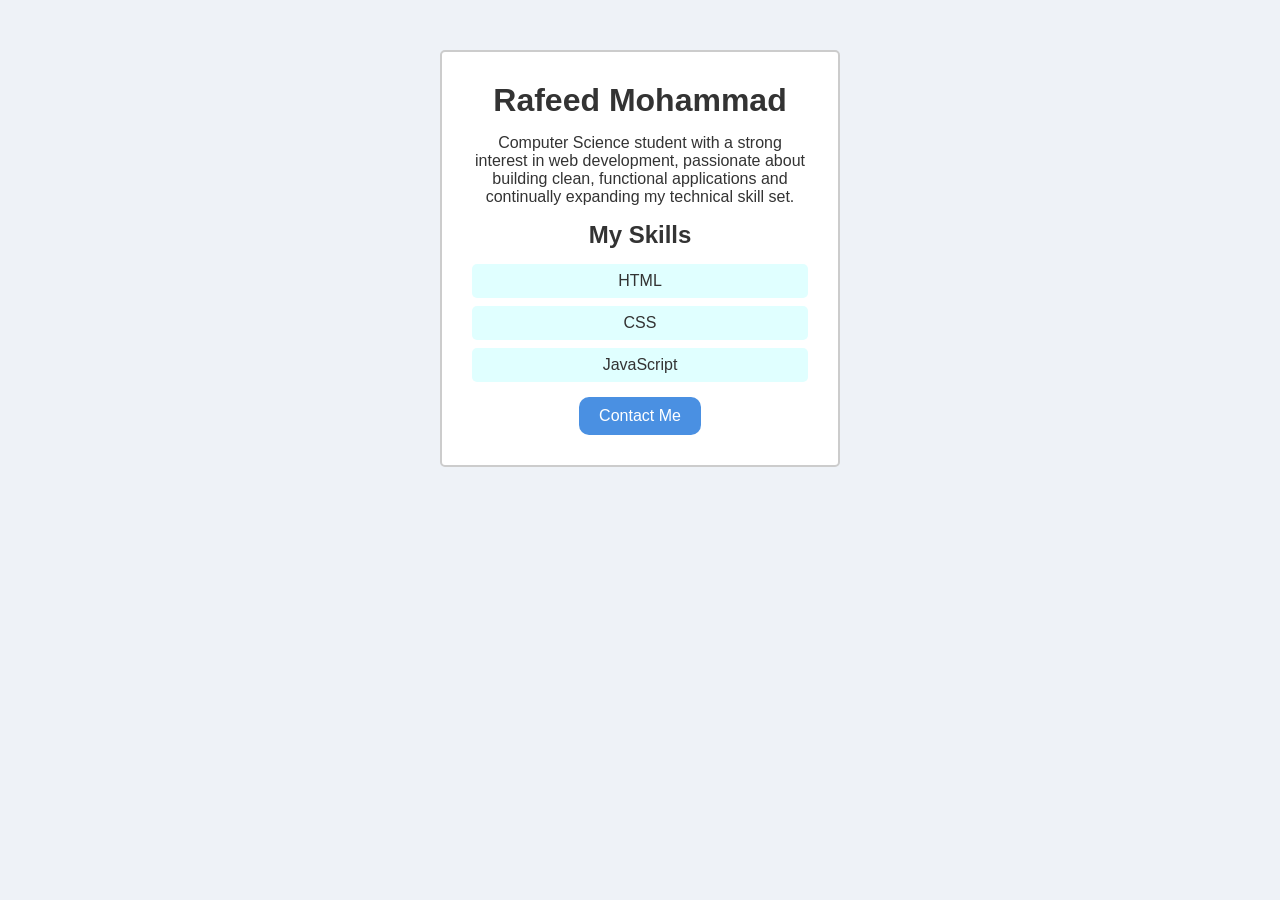
<file: mid-term/assignment-04-simple/index.html>
<!doctype html>
<html lang="en">
  <head>
    <meta charset="UTF-8" />
    <title>My Profile</title>
    <link rel="stylesheet" href="style.css" />
  </head>

  <body>
    <div class="profile-card">
      <h1 id="name">Rafeed Mohammad</h1>

      <p>
        Computer Science student with a strong interest in web development,
        passionate about building clean, functional applications and
        continually expanding my technical skill set.
      </p>

      <section class="skills-section">
        <h2>My Skills</h2>

        <ul>
          <li class="skill">HTML</li>
          <li class="skill">CSS</li>
          <li class="skill">JavaScript</li>
        </ul>
      </section>

      <button id="contact-btn" type="button">Contact Me</button>
    </div>
  </body>
</html>
</file>
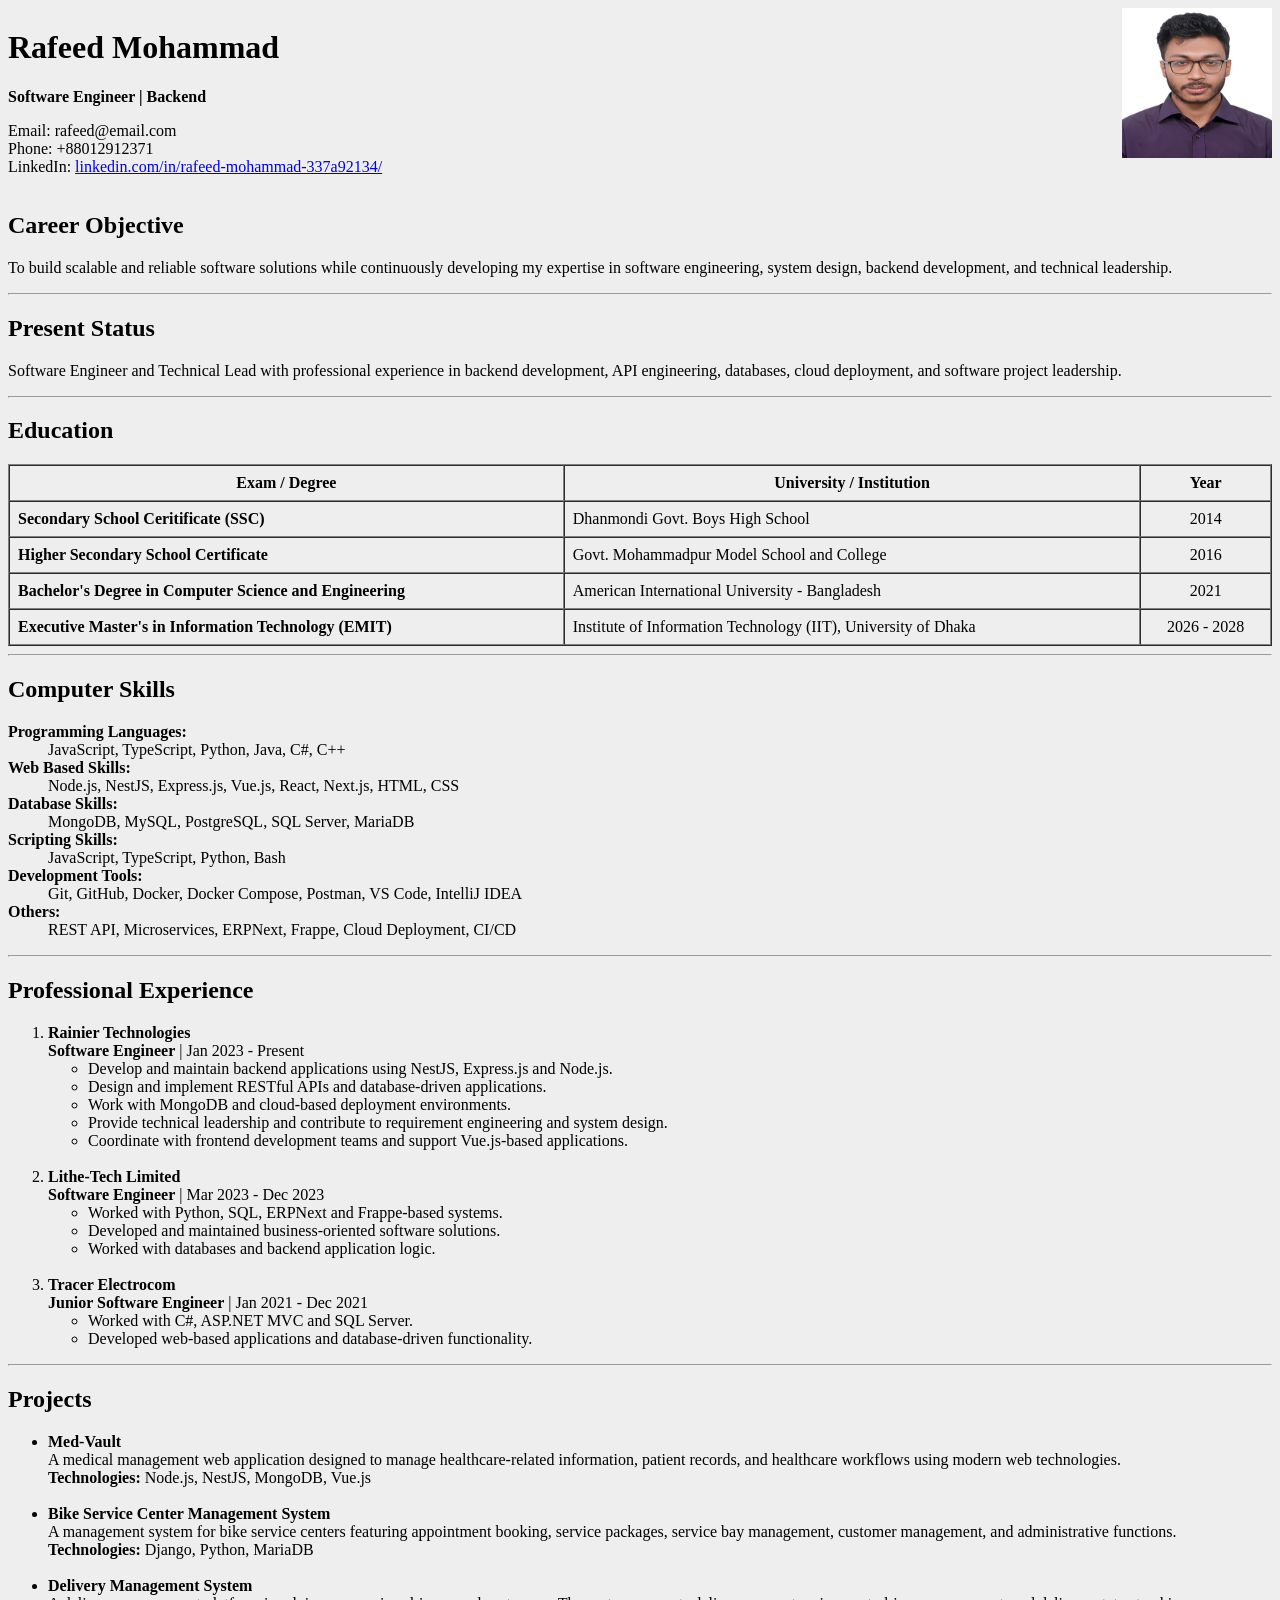
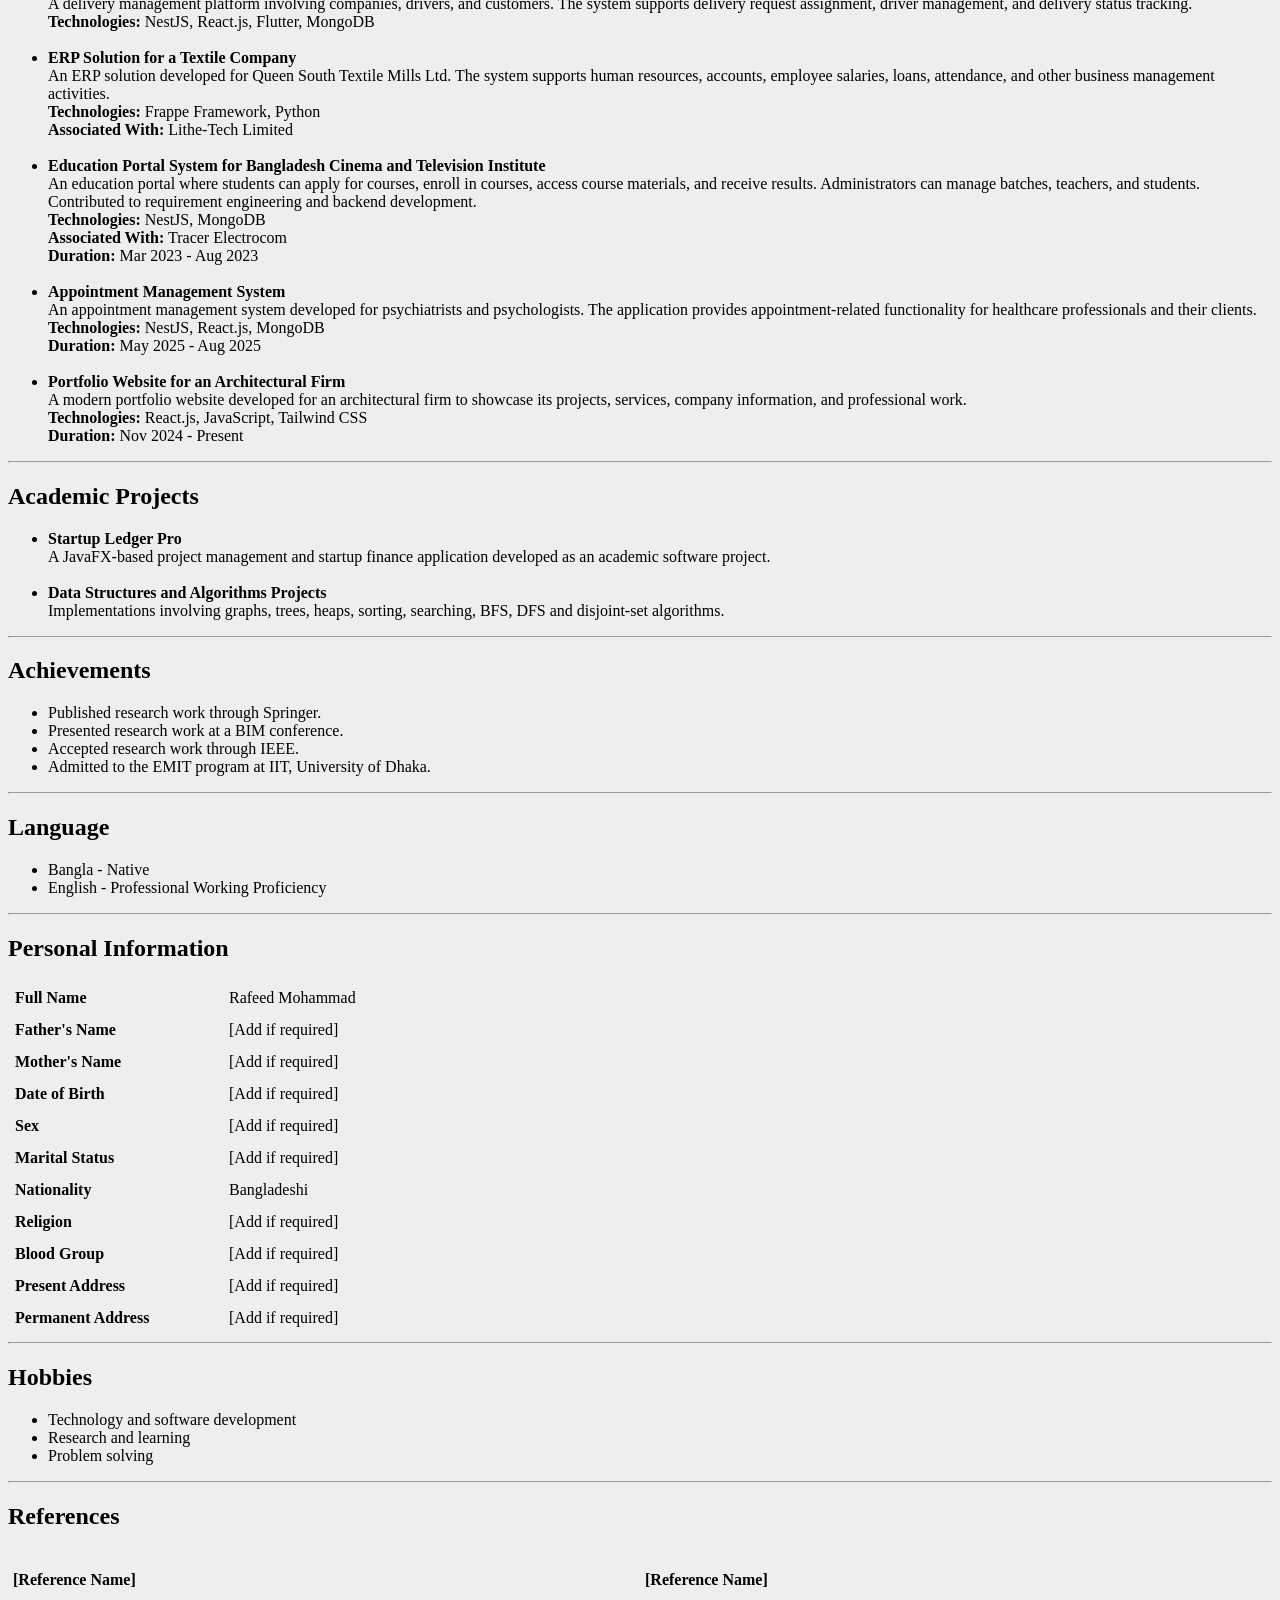
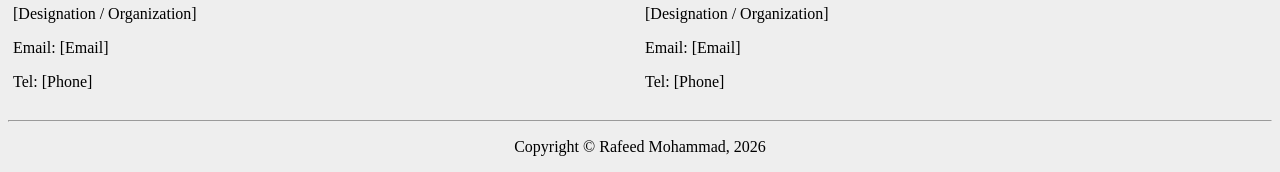
<file: mid-term/assignment-01/rafeed_mohammad_cv_updated.html>
<!doctype html>
<html>
  <head>
    <title>Rafeed Mohammad - CV</title>
  </head>

  <body bgcolor="#eeeeee">
    <div align="center">
      <!-- ================= CV ================= -->

      <div align="left">
        <!-- ================= HEADER ================= -->

        <header>
          <table width="100%" cellpadding="0" cellspacing="0" border="0">
            <tr>
              <td valign="top">
                <h1>Rafeed Mohammad</h1>

                <p>
                  <b>Software Engineer | Backend</b>
                </p>

                <p>
                  Email: rafeed@email.com
                  <br />
                  Phone: +88012912371
                  <br />
                  LinkedIn:
                  <a
                    href="https://www.linkedin.com/in/rafeed-mohammad-337a92134/"
                  >
                    linkedin.com/in/rafeed-mohammad-337a92134/
                  </a>
                </p>
              </td>

              <td align="right" valign="top">
                <img
                  src="profile.jpg"
                  alt="Profile Picture"
                  width="150"
                  height="150"
                />
              </td>
            </tr>
          </table>
        </header>

        <!-- ================= CAREER OBJECTIVE ================= -->

        <section>
          <h2>Career Objective</h2>

          <p>
            To build scalable and reliable software solutions while continuously
            developing my expertise in software engineering, system design,
            backend development, and technical leadership.
          </p>

          <hr />
          
        </section>

        <!-- ================= PRESENT STATUS ================= -->

        <section>
          <h2>Present Status</h2>

          <p>
            Software Engineer and Technical Lead with professional experience in
            backend development, API engineering, databases, cloud deployment,
            and software project leadership.
          </p>

          <hr />
        </section>

        <!-- ================= EDUCATION ================= -->

        <section>
          <h2>Education</h2>

          <table width="100%" border="1" cellpadding="8" cellspacing="0">
            <tr>
              <th>Exam / Degree</th>
              <th>University / Institution</th>
              <th>Year</th>
            </tr>

            <tr>
              <td>
                <b> Secondary School Ceritificate (SSC) </b>
              </td>

              <td>Dhanmondi Govt. Boys High School</td>

              <td align="center">2014</td>
            </tr>

            <tr>
              <td>
                <b> Higher Secondary School Certificate </b>
              </td>

              <td>Govt. Mohammadpur Model School and College</td>

              <td align="center">2016</td>
            </tr>

            <tr>
              <td>
                <b>Bachelor's Degree in Computer Science and Engineering</b>
              </td>

              <td>American International University - Bangladesh</td>

              <td align="center">2021</td>
            </tr>

             <tr>
              <td >
                <b> Executive Master's in Information Technology (EMIT) </b>
              </td>

              <td>
                Institute of Information Technology (IIT), University of Dhaka
              </td>

              <td align="center">2026 - 2028</td>
            </tr>
          </table>

          <hr />
        </section>

        <!-- ================= COMPUTER SKILLS ================= -->

        <section>
          <h2>Computer Skills</h2>

          <dl>
            <dt><b>Programming Languages:</b></dt>
            <dd>JavaScript, TypeScript, Python, Java, C#, C++</dd>

            <dt><b>Web Based Skills:</b></dt>
            <dd>Node.js, NestJS, Express.js, Vue.js, React, Next.js, HTML, CSS</dd>

            <dt><b>Database Skills:</b></dt>
            <dd>MongoDB, MySQL, PostgreSQL, SQL Server, MariaDB</dd>

            <dt><b>Scripting Skills:</b></dt>
            <dd>JavaScript, TypeScript, Python, Bash</dd>

            <dt><b>Development Tools:</b></dt>
            <dd>Git, GitHub, Docker, Docker Compose, Postman, VS Code, IntelliJ IDEA</dd>

            <dt><b>Others:</b></dt>
            <dd>REST API, Microservices, ERPNext, Frappe, Cloud Deployment, CI/CD</dd>
          </dl>

          <hr />
        </section>

        <!-- ================= PROFESSIONAL EXPERIENCE ================= -->

        <section>
          <h2>Professional Experience</h2>

          <ol>
            <li>
              <b>Rainier Technologies</b>

              <br />

              <b>Software Engineer</b>
              | Jan 2023 - Present

              <ul>
                <li>
                  Develop and maintain backend applications using NestJS,
                  Express.js and Node.js.
                </li>

                <li>
                  Design and implement RESTful APIs and database-driven
                  applications.
                </li>

                <li>
                  Work with MongoDB and cloud-based deployment environments.
                </li>

                <li>
                  Provide technical leadership and contribute to requirement
                  engineering and system design.
                </li>

                <li>
                  Coordinate with frontend development teams and support
                  Vue.js-based applications.
                </li>
              </ul>
            </li>

            <br />

            <li>
              <b>Lithe-Tech Limited</b>

              <br />

              <b>Software Engineer</b>
              | Mar 2023 - Dec 2023

              <ul>
                <li>
                  Worked with Python, SQL, ERPNext and Frappe-based systems.
                </li>

                <li>
                  Developed and maintained business-oriented software solutions.
                </li>

                <li>Worked with databases and backend application logic.</li>
              </ul>
            </li>

            <br />

            <li>
              <b>Tracer Electrocom</b>

              <br />

              <b>Junior Software Engineer</b>
              | Jan 2021 - Dec 2021

              <ul>
                <li>Worked with C#, ASP.NET MVC and SQL Server.</li>

                <li>
                  Developed web-based applications and database-driven
                  functionality.
                </li>
              </ul>
            </li>
          </ol>

          <hr />
        </section>

        <!-- ================= PROJECTS ================= -->

        <section>
          <h2>Projects</h2>

          <ul>

    <li>
      <b>Med-Vault</b>

      <br />

      A medical management web application designed to manage
      healthcare-related information, patient records, and
      healthcare workflows using modern web technologies.

      <br />

      <b>Technologies:</b> Node.js, NestJS, MongoDB, Vue.js
    </li>

    <br />

    <li>
      <b>Bike Service Center Management System</b>

      <br />

      A management system for bike service centers featuring
      appointment booking, service packages, service bay management,
      customer management, and administrative functions.

      <br />

      <b>Technologies:</b> Django, Python, MariaDB
    </li>

    <br />

    <li>
      <b>Delivery Management System</b>

      <br />

      A delivery management platform involving companies, drivers,
      and customers. The system supports delivery request assignment,
      driver management, and delivery status tracking.

      <br />

      <b>Technologies:</b> NestJS, React.js, Flutter, MongoDB
    </li>

    <br />

    <li>
      <b>ERP Solution for a Textile Company</b>

      <br />

      An ERP solution developed for Queen South Textile Mills Ltd.
      The system supports human resources, accounts, employee salaries,
      loans, attendance, and other business management activities.

      <br />

      <b>Technologies:</b> Frappe Framework, Python
      <br />

      <b>Associated With:</b> Lithe-Tech Limited
    </li>

    <br />

    <li>
      <b>Education Portal System for Bangladesh Cinema and Television Institute</b>

      <br />

      An education portal where students can apply for courses,
      enroll in courses, access course materials, and receive results.
      Administrators can manage batches, teachers, and students.
      Contributed to requirement engineering and backend development.

      <br />

      <b>Technologies:</b> NestJS, MongoDB
      <br />

      <b>Associated With:</b> Tracer Electrocom
      <br />

      <b>Duration:</b> Mar 2023 - Aug 2023
    </li>

    <br />

    <li>
      <b>Appointment Management System</b>

      <br />

      An appointment management system developed for psychiatrists
      and psychologists. The application provides appointment-related
      functionality for healthcare professionals and their clients.

      <br />

      <b>Technologies:</b> NestJS, React.js, MongoDB
      <br />

      <b>Duration:</b> May 2025 - Aug 2025
    </li>

    <br />

    <li>
      <b>Portfolio Website for an Architectural Firm</b>

      <br />

      A modern portfolio website developed for an architectural firm
      to showcase its projects, services, company information, and
      professional work.

      <br />

      <b>Technologies:</b> React.js, JavaScript, Tailwind CSS
      <br />

      <b>Duration:</b> Nov 2024 - Present
    </li>

          </ul>

          <hr />
        </section>

        <!-- ================= ACADEMIC PROJECTS ================= -->

        <section>
          <h2>Academic Projects</h2>

          <ul>
            <li>
              <b>Startup Ledger Pro</b>

              <br />

              A JavaFX-based project management and startup finance application
              developed as an academic software project.
            </li>

            <br />

            <li>
              <b>Data Structures and Algorithms Projects</b>

              <br />

              Implementations involving graphs, trees, heaps, sorting,
              searching, BFS, DFS and disjoint-set algorithms.
            </li>
          </ul>

          <hr />
        </section>

        <!-- ================= ACHIEVEMENTS ================= -->

        <section>
          <h2>Achievements</h2>

          <ul>
            <li>Published research work through Springer.</li>

            <li>Presented research work at a BIM conference.</li>

            <li>Accepted research work through IEEE.</li>

            <li>Admitted to the EMIT program at IIT, University of Dhaka.</li>
          </ul>

          <hr />
        </section>

        <!-- ================= LANGUAGE ================= -->

        <section>
          <h2>Language</h2>

          <ul>
            <li>Bangla - Native</li>

            <li>English - Professional Working Proficiency</li>
          </ul>

          <hr />
        </section>

        <!-- ================= PERSONAL INFORMATION ================= -->

        <div>
          <h2>Personal Information</h2>

          <!--
                    Table is used ONLY here for alignment,
                    as required by the assignment.
                -->

          <table width="100%" cellpadding="7" cellspacing="0">
            <tr>
              <td width="200">
                <b>Full Name</b>
              </td>

              <td>Rafeed Mohammad</td>
            </tr>

            <tr>
              <td>
                <b>Father's Name</b>
              </td>

              <td>[Add if required]</td>
            </tr>

            <tr>
              <td>
                <b>Mother's Name</b>
              </td>

              <td>[Add if required]</td>
            </tr>

            <tr>
              <td>
                <b>Date of Birth</b>
              </td>

              <td>[Add if required]</td>
            </tr>

            <tr>
              <td>
                <b>Sex</b>
              </td>

              <td>[Add if required]</td>
            </tr>

            <tr>
              <td>
                <b>Marital Status</b>
              </td>

              <td>[Add if required]</td>
            </tr>

            <tr>
              <td>
                <b>Nationality</b>
              </td>

              <td>Bangladeshi</td>
            </tr>

            <tr>
              <td>
                <b>Religion</b>
              </td>

              <td>[Add if required]</td>
            </tr>

            <tr>
              <td>
                <b>Blood Group</b>
              </td>

              <td>[Add if required]</td>
            </tr>

            <tr>
              <td>
                <b>Present Address</b>
              </td>

              <td>[Add if required]</td>
            </tr>

            <tr>
              <td>
                <b>Permanent Address</b>
              </td>

              <td>[Add if required]</td>
            </tr>
          </table>

          <hr />
        </div>

        <!-- ================= HOBBIES ================= -->

        <div>
          <h2>Hobbies</h2>

          <ul>
            <li>Technology and software development</li>

            <li>Research and learning</li>

            <li>Problem solving</li>
          </ul>

          <hr />
        </div>

        <!-- ================= GAMES ================= -->

        

        <!-- ================= REFERENCES ================= -->

        <div>
          <h2>References</h2>

          <table width="100%" cellpadding="5" cellspacing="0">
            <tr>
              <td width="50%" valign="top">
                <p>
                  <b>[Reference Name]</b>
                </p>

                <p>[Designation / Organization]</p>

                <p>Email: [Email]</p>

                <p>Tel: [Phone]</p>
              </td>

              <td width="50%" valign="top">
                <p>
                  <b>[Reference Name]</b>
                </p>

                <p>[Designation / Organization]</p>

                <p>Email: [Email]</p>

                <p>Tel: [Phone]</p>
              </td>
            </tr>
          </table>

          <hr />
        </div>

        <!-- ================= FOOTER ================= -->

        <div align="center">
          <p>Copyright &copy; Rafeed Mohammad, 2026</p>
        </div>
      </div>
    </div>
  </body>
</html>
</file>
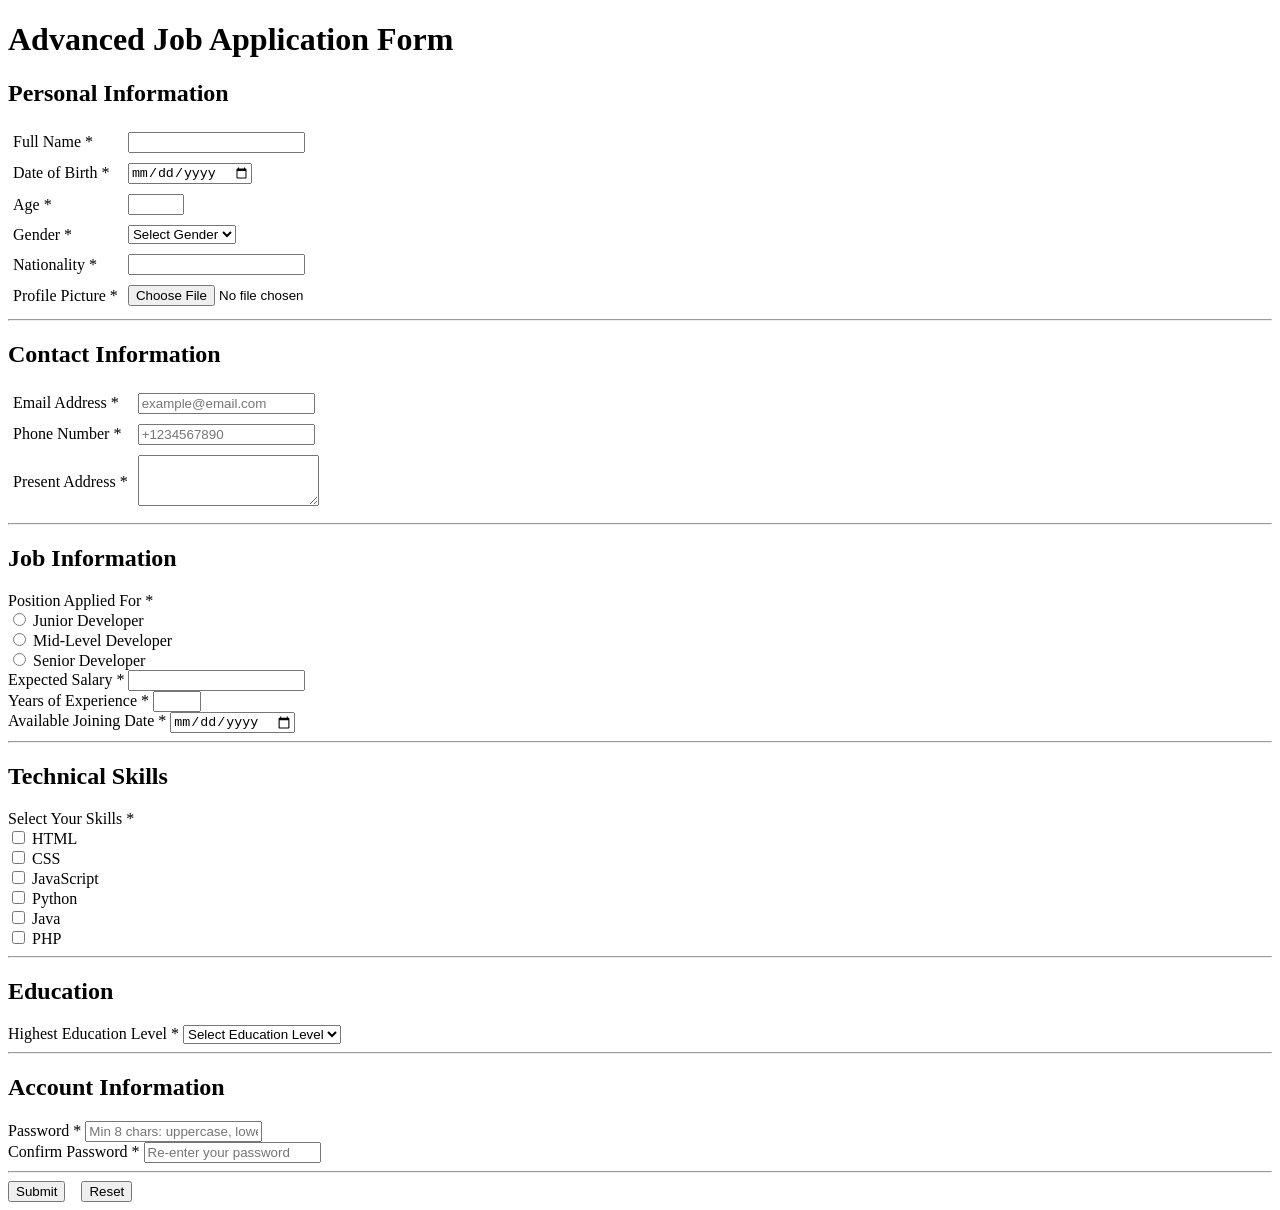
<file: mid-term/assignment-02/advanced-application-form.html>
<!DOCTYPE html>
<html lang="en">
<head>
    <meta charset="UTF-8">
    <meta name="viewport" content="width=device-width, initial-scale=1.0">
    <title>Advanced Job Application Form</title>
</head>
<body>
    <header>
        <h1>Advanced Job Application Form</h1>
    </header>

    <form>
        <!-- Personal Information Section -->
        <section>
            <h2>Personal Information</h2>
            <table cellpadding="5" cellspacing="0" border="0">
                <tr>
                    <td><label for="fullName">Full Name *</label></td>
                    <td><input type="text" id="fullName" name="fullName" required></td>
                </tr>
                <tr>
                    <td><label for="dob">Date of Birth *</label></td>
                    <td><input type="date" id="dob" name="dob" required></td>
                </tr>
                <tr>
                    <td><label for="age">Age *</label></td>
                    <td><input type="number" id="age" name="age" min="0" max="100" required></td>
                </tr>
                <tr>
                    <td><label for="gender">Gender *</label></td>
                    <td><select id="gender" name="gender" required>
                        <option value="">Select Gender</option>
                        <option value="male">Male</option>
                        <option value="female">Female</option>
                        <option value="other">Other</option>
                    </select></td>
                </tr>
                <tr>
                    <td><label for="nationality">Nationality *</label></td>
                    <td><input type="text" id="nationality" name="nationality" required></td>
                </tr>
                <tr>
                    <td><label for="profilePicture">Profile Picture *</label></td>
                    <td><input type="file" id="profilePicture" name="profilePicture" accept="image/*" required></td>
                </tr>
            </table>
        </section>
        <hr>

        <!-- Contact Information Section -->
        <section>
            <h2>Contact Information</h2>
            <table cellpadding="5" cellspacing="0" border="0">
                <tr>
                    <td><label for="email">Email Address *</label></td>
                    <td><input type="email" id="email" name="email" placeholder="example@email.com" required></td>
                </tr>
                <tr>
                    <td><label for="phone">Phone Number *</label></td>
                    <td><input type="tel" id="phone" name="phone" placeholder="+1234567890" required></td>
                </tr>
                <tr>
                    <td><label for="address">Present Address *</label></td>
                    <td><textarea id="address" name="address" rows="3" required></textarea></td>
                </tr>
            </table>
        </section>
        <hr>

        <!-- Job Information Section -->
        <section>
            <h2>Job Information</h2>
            
            <label>Position Applied For *</label> <br>
            <input type="radio" id="juniorDev" name="position" value="Junior Developer" required>
            <label for="juniorDev">Junior Developer</label> <br>
            <input type="radio" id="midDev" name="position" value="Mid-Level Developer" required>
            <label for="midDev">Mid-Level Developer</label> <br>
            <input type="radio" id="seniorDev" name="position" value="Senior Developer" required>
            <label for="seniorDev">Senior Developer</label> <br>

            <label for="salary">Expected Salary *</label>
            <input type="number" id="salary" name="salary" min="0" required> <br>

            <label for="experience">Years of Experience *</label>
            <input type="number" id="experience" name="experience" min="0" max="80" required> <br>

            <label for="joiningDate">Available Joining Date *</label>
            <input type="date" id="joiningDate" name="joiningDate" required> <br>
        </section>
        <hr>

        <!-- Technical Skills Section -->
        <section>
            <h2>Technical Skills</h2>
            
            <label>Select Your Skills *</label> <br>
            <input type="checkbox" id="html" name="skills" value="HTML" required>
            <label for="html">HTML</label> <br>
            <input type="checkbox" id="css" name="skills" value="CSS">
            <label for="css">CSS</label> <br>
            <input type="checkbox" id="javascript" name="skills" value="JavaScript">
            <label for="javascript">JavaScript</label> <br>
            <input type="checkbox" id="python" name="skills" value="Python">
            <label for="python">Python</label> <br>
            <input type="checkbox" id="java" name="skills" value="Java">
            <label for="java">Java</label> <br>
            <input type="checkbox" id="php" name="skills" value="PHP">
            <label for="php">PHP</label> <br>
        </section>
        <hr>

        <!-- Education Section -->
        <section>
            <h2>Education</h2>
            
            <label for="education">Highest Education Level *</label>
            <select id="education" name="education" required>
                <option value="">Select Education Level</option>
                <option value="SSC">SSC</option>
                <option value="HSC">HSC</option>
                <option value="Diploma">Diploma</option>
                <option value="Bachelor">Bachelor</option>
                <option value="Master">Master</option>
            </select> <br>
        </section>
        <hr>

        <!-- Account Information Section -->
        <section>
            <h2>Account Information</h2>
            
            <label for="password">Password *</label>
            <input type="password" id="password" name="password" 
                   pattern="(?=.*[a-z])(?=.*[A-Z])(?=.*\d)(?=.*[@$!%*?&])[A-Za-z\d@$!%*?&]{8,}" 
                   minlength="8" 
                   maxlength="50"
                   placeholder="Min 8 chars: uppercase, lowercase, number, special char"
                   title="Password must contain at least 8 characters, including uppercase, lowercase, number, and special character (@$!%*?&)"
                   required> <br>

            <label for="confirmPassword">Confirm Password *</label>
            <input type="password" id="confirmPassword" name="confirmPassword" 
                   pattern="(?=.*[a-z])(?=.*[A-Z])(?=.*\d)(?=.*[@$!%*?&])[A-Za-z\d@$!%*?&]{8,}" 
                   minlength="8" 
                   maxlength="50"
                   placeholder="Re-enter your password"
                   title="Password must match the above field"
                   required> <br>
        </section>
        <hr>

        <button type="submit">Submit</button> &nbsp;&nbsp;
        <button type="reset">Reset</button>
    </form>
</body>
</html>
</file>
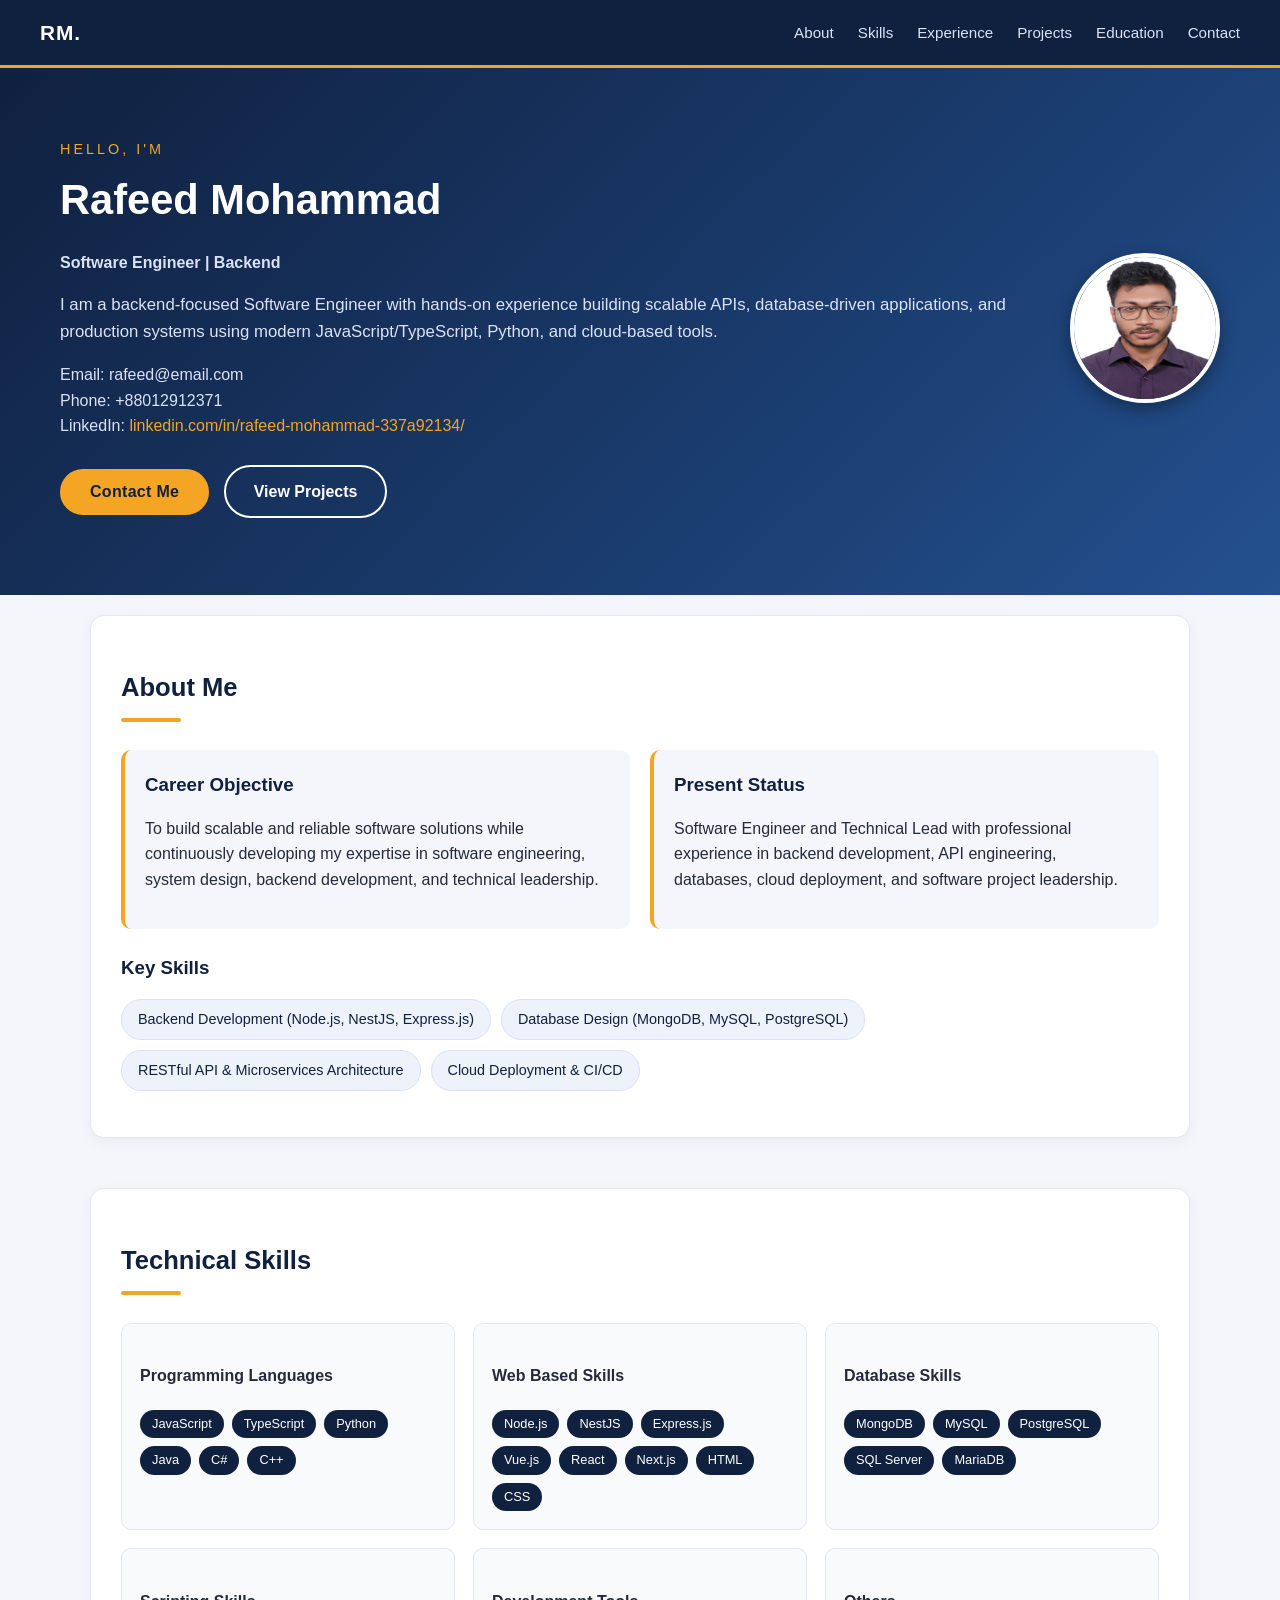
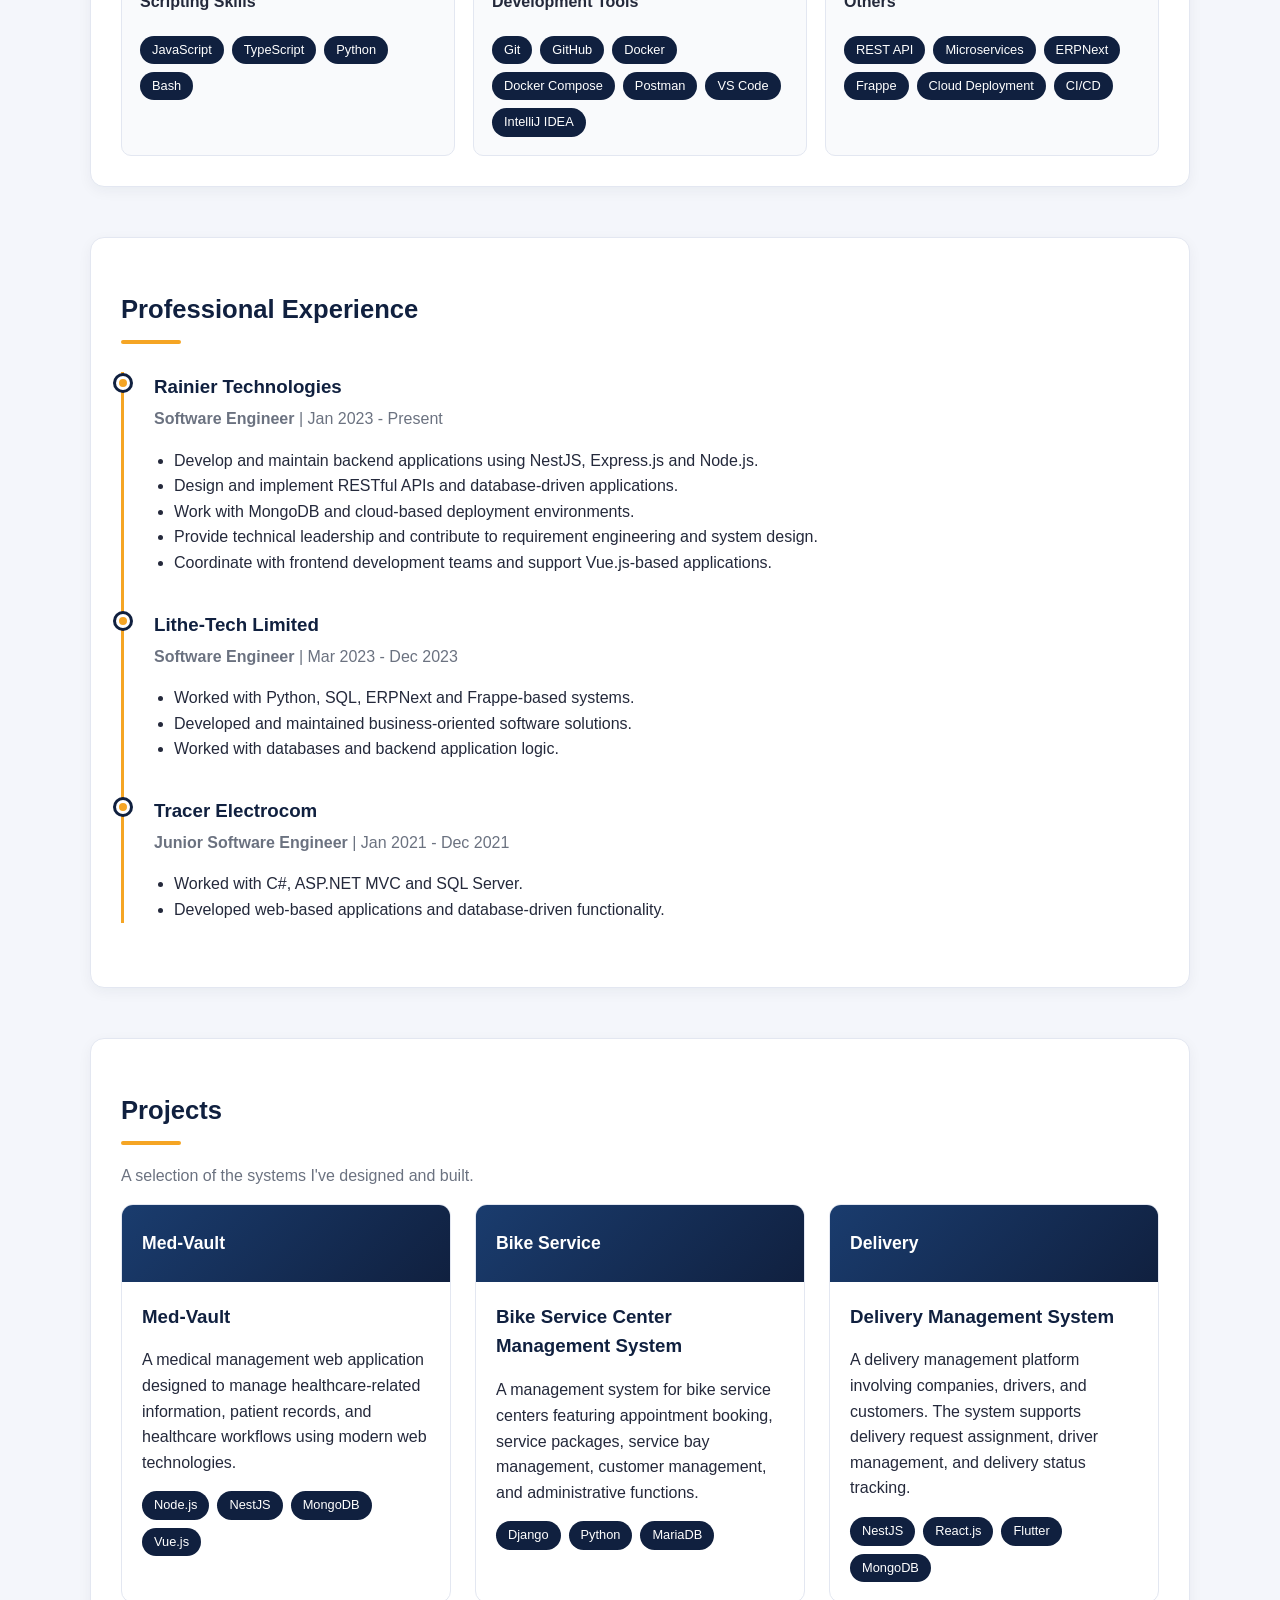
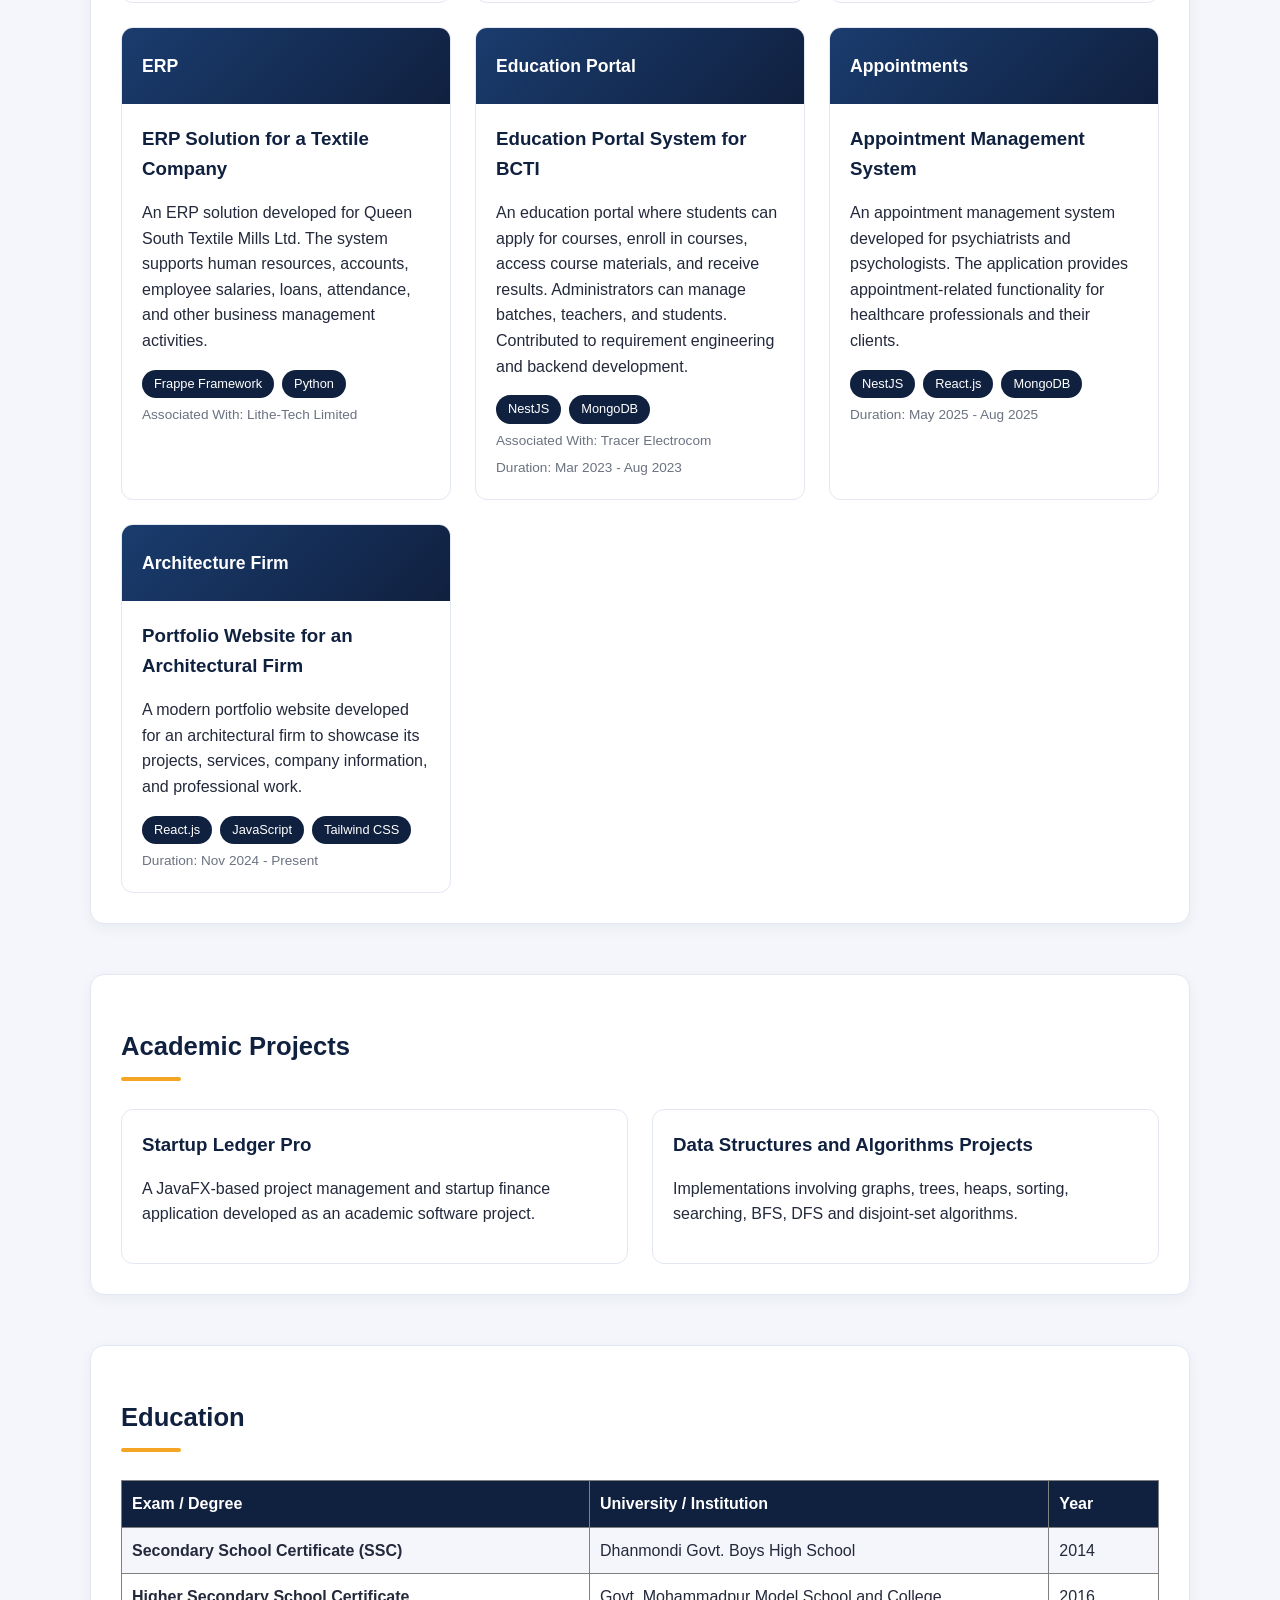
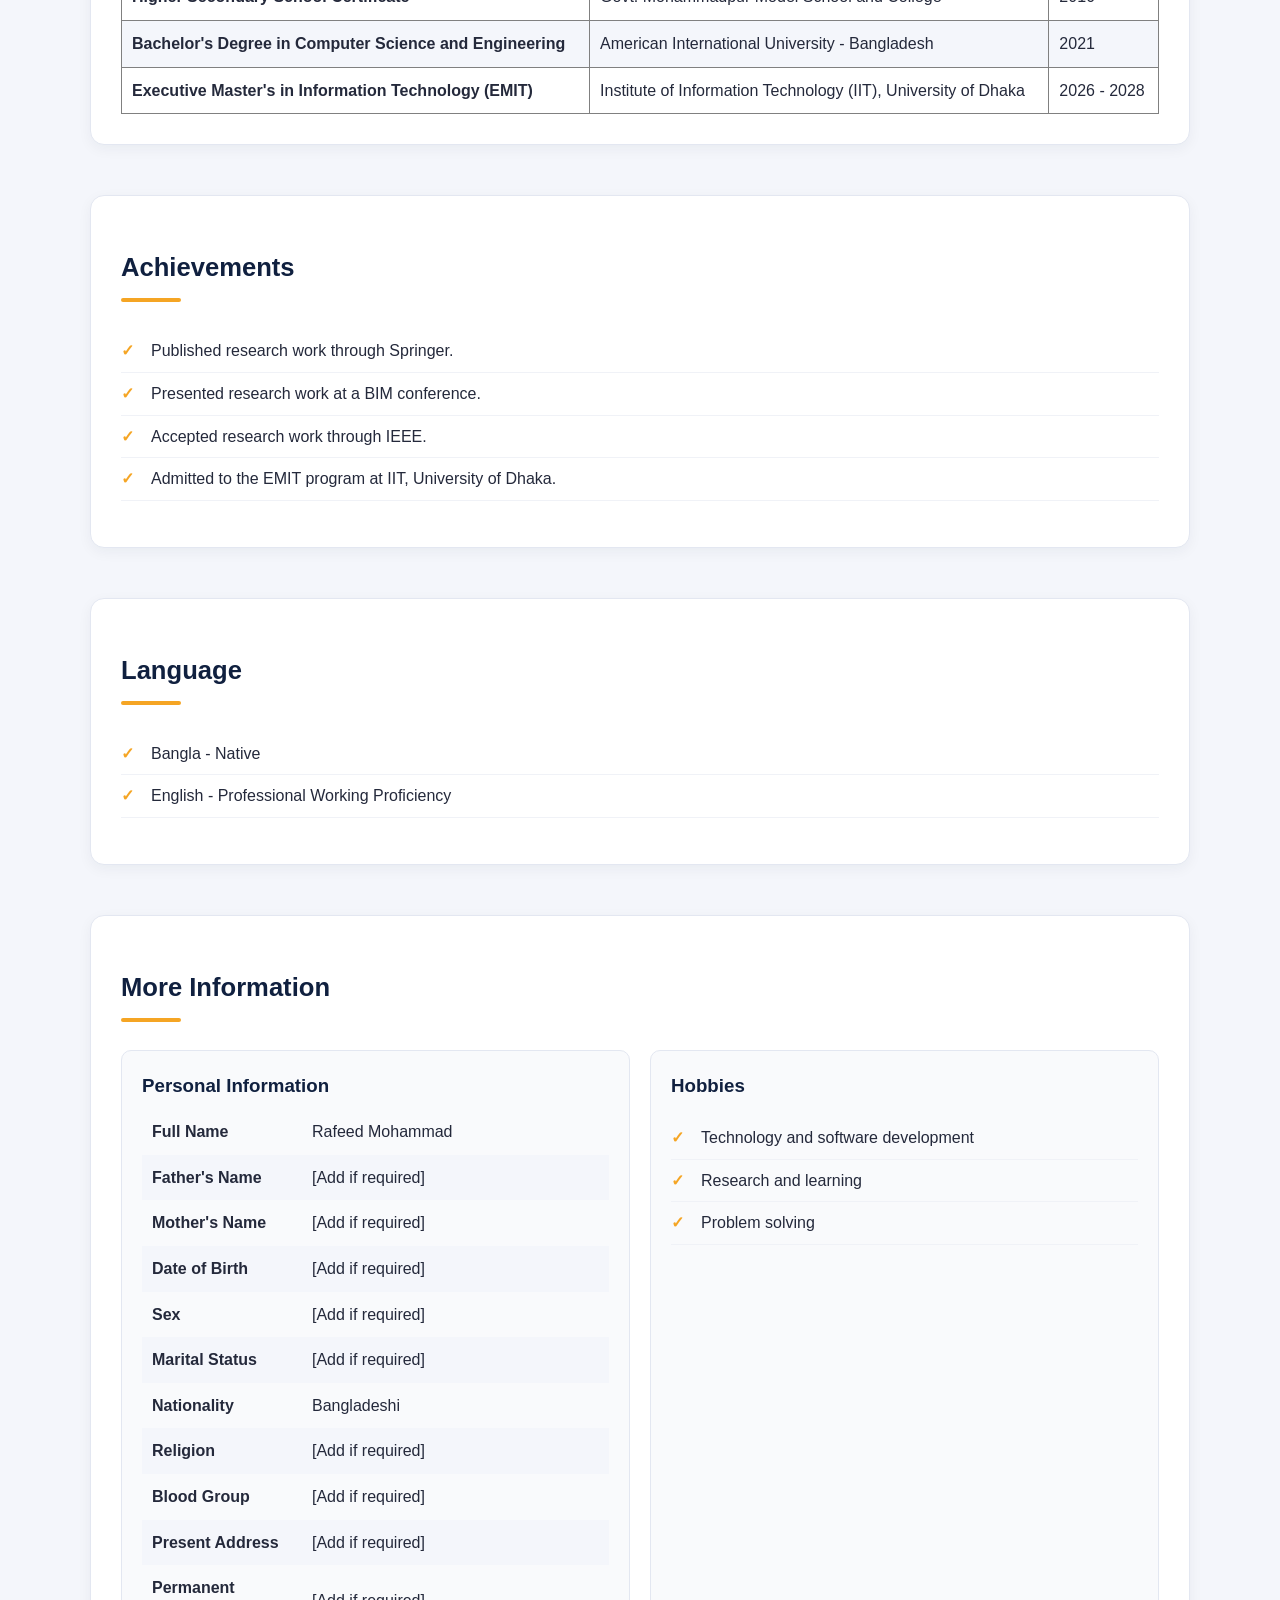
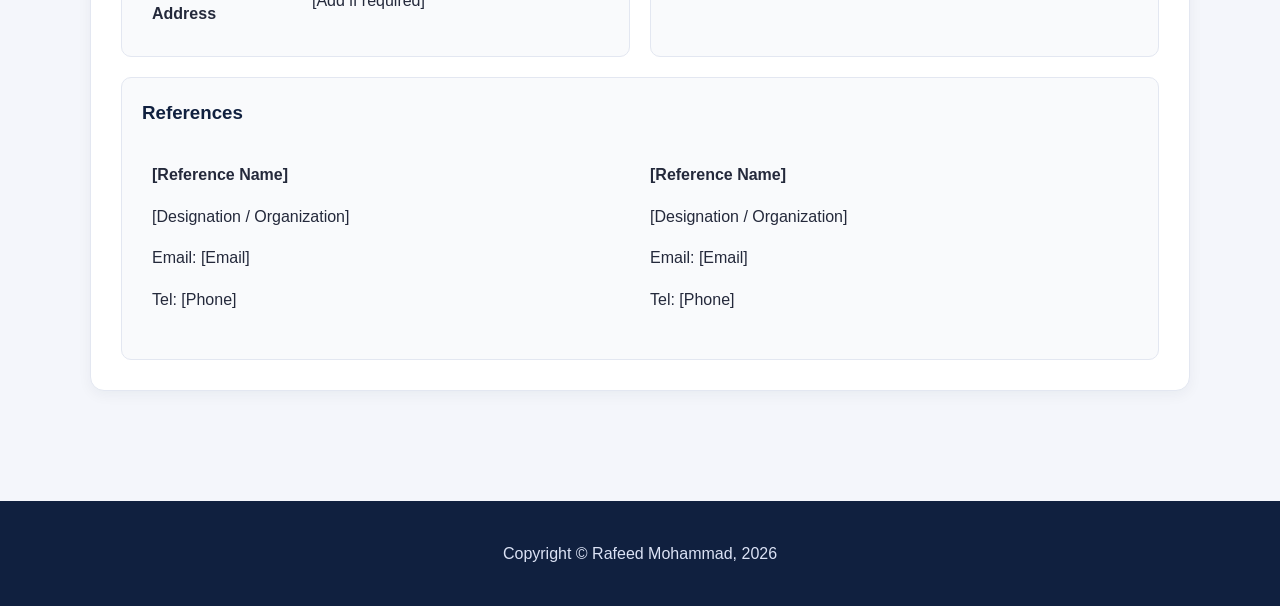
<file: mid-term/assignment-04/porfolio.html>
<!doctype html>
<html lang="en">
  <head>
    <meta charset="UTF-8" />
    <meta name="viewport" content="width=device-width, initial-scale=1.0" />
    <title>Rafeed Mohammad - Portfolio</title>
    <link rel="stylesheet" href="style.css" />
  </head>

  <body class="site-body">
    <!-- ================= NAV ================= -->

    <nav class="site-nav">
      <span class="nav-brand">RM.</span>

      <ul class="nav-links">
        <li><a href="#about">About</a></li>
        <li><a href="#skills">Skills</a></li>
        <li><a href="#experience">Experience</a></li>
        <li><a href="#projects">Projects</a></li>
        <li><a href="#education">Education</a></li>
        <li><a href="#contact">Contact</a></li>
      </ul>
    </nav>

    <!-- ================= HERO / HEADER ================= -->

    <header class="hero" id="top">
      <div class="hero-text">
        <p class="eyebrow">Hello, I'm</p>

        <h1 id="name-heading">Rafeed Mohammad</h1>

        <p class="hero-role"><b>Software Engineer | Backend</b></p>

        <p class="intro">
          I am a backend-focused Software Engineer with hands-on experience
          building scalable APIs, database-driven applications, and
          production systems using modern JavaScript/TypeScript, Python,
          and cloud-based tools.
        </p>

        <p class="contact-line">
          Email: rafeed@email.com
          <br />
          Phone: +88012912371
          <br />
          LinkedIn:
          <a href="https://www.linkedin.com/in/rafeed-mohammad-337a92134/">
            linkedin.com/in/rafeed-mohammad-337a92134/
          </a>
        </p>

        <div class="hero-actions">
          <button id="contact-btn" type="button">Contact Me</button>
          <a class="btn-outline" href="#projects">View Projects</a>
        </div>
      </div>

      <div class="hero-photo">
        <img src="profile.jpg" alt="Profile Picture" width="150" height="150" />
      </div>
    </header>

    <main class="container">
      <!-- ================= ABOUT / KEY SKILLS ================= -->

      <section id="about" class="section-box">
        <h2>About Me</h2>

        <div class="about-grid">
          <div class="about-card">
            <h3>Career Objective</h3>
            <p>
              To build scalable and reliable software solutions while
              continuously developing my expertise in software engineering,
              system design, backend development, and technical leadership.
            </p>
          </div>

          <div class="about-card">
            <h3>Present Status</h3>
            <p>
              Software Engineer and Technical Lead with professional
              experience in backend development, API engineering, databases,
              cloud deployment, and software project leadership.
            </p>
          </div>
        </div>

        <h3 class="skills-heading">Key Skills</h3>

        <ul id="skills-list">
          <li class="skill-item">Backend Development (Node.js, NestJS, Express.js)</li>
          <li class="skill-item">Database Design (MongoDB, MySQL, PostgreSQL)</li>
          <li class="skill-item">RESTful API &amp; Microservices Architecture</li>
          <li class="skill-item">Cloud Deployment &amp; CI/CD</li>
        </ul>
      </section>

      <!-- ================= COMPUTER SKILLS ================= -->

      <section id="skills" class="section-box">
        <h2>Technical Skills</h2>

        <div class="skills-grid">
          <div class="skill-card">
            <h4>Programming Languages</h4>
            <div class="tag-row">
              <span class="tag">JavaScript</span>
              <span class="tag">TypeScript</span>
              <span class="tag">Python</span>
              <span class="tag">Java</span>
              <span class="tag">C#</span>
              <span class="tag">C++</span>
            </div>
          </div>

          <div class="skill-card">
            <h4>Web Based Skills</h4>
            <div class="tag-row">
              <span class="tag">Node.js</span>
              <span class="tag">NestJS</span>
              <span class="tag">Express.js</span>
              <span class="tag">Vue.js</span>
              <span class="tag">React</span>
              <span class="tag">Next.js</span>
              <span class="tag">HTML</span>
              <span class="tag">CSS</span>
            </div>
          </div>

          <div class="skill-card">
            <h4>Database Skills</h4>
            <div class="tag-row">
              <span class="tag">MongoDB</span>
              <span class="tag">MySQL</span>
              <span class="tag">PostgreSQL</span>
              <span class="tag">SQL Server</span>
              <span class="tag">MariaDB</span>
            </div>
          </div>

          <div class="skill-card">
            <h4>Scripting Skills</h4>
            <div class="tag-row">
              <span class="tag">JavaScript</span>
              <span class="tag">TypeScript</span>
              <span class="tag">Python</span>
              <span class="tag">Bash</span>
            </div>
          </div>

          <div class="skill-card">
            <h4>Development Tools</h4>
            <div class="tag-row">
              <span class="tag">Git</span>
              <span class="tag">GitHub</span>
              <span class="tag">Docker</span>
              <span class="tag">Docker Compose</span>
              <span class="tag">Postman</span>
              <span class="tag">VS Code</span>
              <span class="tag">IntelliJ IDEA</span>
            </div>
          </div>

          <div class="skill-card">
            <h4>Others</h4>
            <div class="tag-row">
              <span class="tag">REST API</span>
              <span class="tag">Microservices</span>
              <span class="tag">ERPNext</span>
              <span class="tag">Frappe</span>
              <span class="tag">Cloud Deployment</span>
              <span class="tag">CI/CD</span>
            </div>
          </div>
        </div>
      </section>

      <!-- ================= PROFESSIONAL EXPERIENCE ================= -->

      <section id="experience" class="section-box">
        <h2>Professional Experience</h2>

        <div class="timeline">
          <div class="timeline-item">
            <div class="timeline-dot"></div>
            <div class="timeline-content">
              <h3>Rainier Technologies</h3>
              <p class="timeline-role"><b>Software Engineer</b> | Jan 2023 - Present</p>

              <ul>
                <li>Develop and maintain backend applications using NestJS, Express.js and Node.js.</li>
                <li>Design and implement RESTful APIs and database-driven applications.</li>
                <li>Work with MongoDB and cloud-based deployment environments.</li>
                <li>Provide technical leadership and contribute to requirement engineering and system design.</li>
                <li>Coordinate with frontend development teams and support Vue.js-based applications.</li>
              </ul>
            </div>
          </div>

          <div class="timeline-item">
            <div class="timeline-dot"></div>
            <div class="timeline-content">
              <h3>Lithe-Tech Limited</h3>
              <p class="timeline-role"><b>Software Engineer</b> | Mar 2023 - Dec 2023</p>

              <ul>
                <li>Worked with Python, SQL, ERPNext and Frappe-based systems.</li>
                <li>Developed and maintained business-oriented software solutions.</li>
                <li>Worked with databases and backend application logic.</li>
              </ul>
            </div>
          </div>

          <div class="timeline-item">
            <div class="timeline-dot"></div>
            <div class="timeline-content">
              <h3>Tracer Electrocom</h3>
              <p class="timeline-role"><b>Junior Software Engineer</b> | Jan 2021 - Dec 2021</p>

              <ul>
                <li>Worked with C#, ASP.NET MVC and SQL Server.</li>
                <li>Developed web-based applications and database-driven functionality.</li>
              </ul>
            </div>
          </div>
        </div>
      </section>

      <!-- ================= PROJECTS (SHOWCASE) ================= -->

      <section id="projects" class="section-box">
        <h2>Projects</h2>
        <p class="section-subtitle">A selection of the systems I've designed and built.</p>

        <div class="projects-grid">
          <article class="project-card">
            <div class="project-card-top">Med-Vault</div>
            <div class="project-card-body">
              <h3>Med-Vault</h3>
              <p>
                A medical management web application designed to manage
                healthcare-related information, patient records, and
                healthcare workflows using modern web technologies.
              </p>
              <div class="tag-row">
                <span class="tag">Node.js</span>
                <span class="tag">NestJS</span>
                <span class="tag">MongoDB</span>
                <span class="tag">Vue.js</span>
              </div>
            </div>
          </article>

          <article class="project-card">
            <div class="project-card-top">Bike Service</div>
            <div class="project-card-body">
              <h3>Bike Service Center Management System</h3>
              <p>
                A management system for bike service centers featuring
                appointment booking, service packages, service bay
                management, customer management, and administrative
                functions.
              </p>
              <div class="tag-row">
                <span class="tag">Django</span>
                <span class="tag">Python</span>
                <span class="tag">MariaDB</span>
              </div>
            </div>
          </article>

          <article class="project-card">
            <div class="project-card-top">Delivery</div>
            <div class="project-card-body">
              <h3>Delivery Management System</h3>
              <p>
                A delivery management platform involving companies, drivers,
                and customers. The system supports delivery request
                assignment, driver management, and delivery status tracking.
              </p>
              <div class="tag-row">
                <span class="tag">NestJS</span>
                <span class="tag">React.js</span>
                <span class="tag">Flutter</span>
                <span class="tag">MongoDB</span>
              </div>
            </div>
          </article>

          <article class="project-card">
            <div class="project-card-top">ERP</div>
            <div class="project-card-body">
              <h3>ERP Solution for a Textile Company</h3>
              <p>
                An ERP solution developed for Queen South Textile Mills Ltd.
                The system supports human resources, accounts, employee
                salaries, loans, attendance, and other business management
                activities.
              </p>
              <div class="tag-row">
                <span class="tag">Frappe Framework</span>
                <span class="tag">Python</span>
              </div>
              <p class="project-meta">Associated With: Lithe-Tech Limited</p>
            </div>
          </article>

          <article class="project-card">
            <div class="project-card-top">Education Portal</div>
            <div class="project-card-body">
              <h3>Education Portal System for BCTI</h3>
              <p>
                An education portal where students can apply for courses,
                enroll in courses, access course materials, and receive
                results. Administrators can manage batches, teachers, and
                students. Contributed to requirement engineering and backend
                development.
              </p>
              <div class="tag-row">
                <span class="tag">NestJS</span>
                <span class="tag">MongoDB</span>
              </div>
              <p class="project-meta">Associated With: Tracer Electrocom</p>
              <p class="project-meta">Duration: Mar 2023 - Aug 2023</p>
            </div>
          </article>

          <article class="project-card">
            <div class="project-card-top">Appointments</div>
            <div class="project-card-body">
              <h3>Appointment Management System</h3>
              <p>
                An appointment management system developed for psychiatrists
                and psychologists. The application provides
                appointment-related functionality for healthcare
                professionals and their clients.
              </p>
              <div class="tag-row">
                <span class="tag">NestJS</span>
                <span class="tag">React.js</span>
                <span class="tag">MongoDB</span>
              </div>
              <p class="project-meta">Duration: May 2025 - Aug 2025</p>
            </div>
          </article>

          <article class="project-card">
            <div class="project-card-top">Architecture Firm</div>
            <div class="project-card-body">
              <h3>Portfolio Website for an Architectural Firm</h3>
              <p>
                A modern portfolio website developed for an architectural
                firm to showcase its projects, services, company
                information, and professional work.
              </p>
              <div class="tag-row">
                <span class="tag">React.js</span>
                <span class="tag">JavaScript</span>
                <span class="tag">Tailwind CSS</span>
              </div>
              <p class="project-meta">Duration: Nov 2024 - Present</p>
            </div>
          </article>
        </div>
      </section>

      <!-- ================= ACADEMIC PROJECTS ================= -->

      <section id="academic-projects" class="section-box">
        <h2>Academic Projects</h2>

        <div class="projects-grid projects-grid-small">
          <article class="project-card">
            <div class="project-card-body">
              <h3>Startup Ledger Pro</h3>
              <p>
                A JavaFX-based project management and startup finance
                application developed as an academic software project.
              </p>
            </div>
          </article>

          <article class="project-card">
            <div class="project-card-body">
              <h3>Data Structures and Algorithms Projects</h3>
              <p>
                Implementations involving graphs, trees, heaps, sorting,
                searching, BFS, DFS and disjoint-set algorithms.
              </p>
            </div>
          </article>
        </div>
      </section>

      <!-- ================= EDUCATION ================= -->

      <section id="education" class="section-box">
        <h2>Education</h2>

        <table width="100%" border="1" cellpadding="8" cellspacing="0">
          <tr>
            <th>Exam / Degree</th>
            <th>University / Institution</th>
            <th>Year</th>
          </tr>

          <tr>
            <td><b>Secondary School Certificate (SSC)</b></td>
            <td>Dhanmondi Govt. Boys High School</td>
            <td align="center">2014</td>
          </tr>

          <tr>
            <td><b>Higher Secondary School Certificate</b></td>
            <td>Govt. Mohammadpur Model School and College</td>
            <td align="center">2016</td>
          </tr>

          <tr>
            <td><b>Bachelor's Degree in Computer Science and Engineering</b></td>
            <td>American International University - Bangladesh</td>
            <td align="center">2021</td>
          </tr>

          <tr>
            <td><b>Executive Master's in Information Technology (EMIT)</b></td>
            <td>Institute of Information Technology (IIT), University of Dhaka</td>
            <td align="center">2026 - 2028</td>
          </tr>
        </table>
      </section>

      <!-- ================= ACHIEVEMENTS ================= -->

      <section id="achievements" class="section-box">
        <h2>Achievements</h2>

        <ul class="check-list">
          <li>Published research work through Springer.</li>
          <li>Presented research work at a BIM conference.</li>
          <li>Accepted research work through IEEE.</li>
          <li>Admitted to the EMIT program at IIT, University of Dhaka.</li>
        </ul>
      </section>

      <!-- ================= LANGUAGE ================= -->

      <section id="language" class="section-box">
        <h2>Language</h2>

        <ul class="check-list">
          <li>Bangla - Native</li>
          <li>English - Professional Working Proficiency</li>
        </ul>
      </section>

      <!-- ================= PERSONAL / HOBBIES / REFERENCES ================= -->

      <section id="more-info" class="section-box">
        <h2>More Information</h2>

        <div class="info-grid">
          <div class="info-card">
            <h3>Personal Information</h3>

            <!--
              Table is used ONLY here for alignment,
              as required by the assignment.
            -->

            <table width="100%" cellpadding="7" cellspacing="0">
              <tr>
                <td width="160"><b>Full Name</b></td>
                <td>Rafeed Mohammad</td>
              </tr>
              <tr>
                <td><b>Father's Name</b></td>
                <td>[Add if required]</td>
              </tr>
              <tr>
                <td><b>Mother's Name</b></td>
                <td>[Add if required]</td>
              </tr>
              <tr>
                <td><b>Date of Birth</b></td>
                <td>[Add if required]</td>
              </tr>
              <tr>
                <td><b>Sex</b></td>
                <td>[Add if required]</td>
              </tr>
              <tr>
                <td><b>Marital Status</b></td>
                <td>[Add if required]</td>
              </tr>
              <tr>
                <td><b>Nationality</b></td>
                <td>Bangladeshi</td>
              </tr>
              <tr>
                <td><b>Religion</b></td>
                <td>[Add if required]</td>
              </tr>
              <tr>
                <td><b>Blood Group</b></td>
                <td>[Add if required]</td>
              </tr>
              <tr>
                <td><b>Present Address</b></td>
                <td>[Add if required]</td>
              </tr>
              <tr>
                <td><b>Permanent Address</b></td>
                <td>[Add if required]</td>
              </tr>
            </table>
          </div>

          <div class="info-card">
            <h3>Hobbies</h3>
            <ul class="check-list">
              <li>Technology and software development</li>
              <li>Research and learning</li>
              <li>Problem solving</li>
            </ul>
          </div>

          <div class="info-card info-card-wide" id="contact">
            <h3>References</h3>

            <table width="100%" cellpadding="5" cellspacing="0">
              <tr>
                <td width="50%" valign="top">
                  <p><b>[Reference Name]</b></p>
                  <p>[Designation / Organization]</p>
                  <p>Email: [Email]</p>
                  <p>Tel: [Phone]</p>
                </td>

                <td width="50%" valign="top">
                  <p><b>[Reference Name]</b></p>
                  <p>[Designation / Organization]</p>
                  <p>Email: [Email]</p>
                  <p>Tel: [Phone]</p>
                </td>
              </tr>
            </table>
          </div>
        </div>
      </section>
    </main>

    <!-- ================= FOOTER ================= -->

    <footer class="site-footer">
      <p>Copyright &copy; Rafeed Mohammad, 2026</p>
    </footer>
  </body>
</html>
</file>
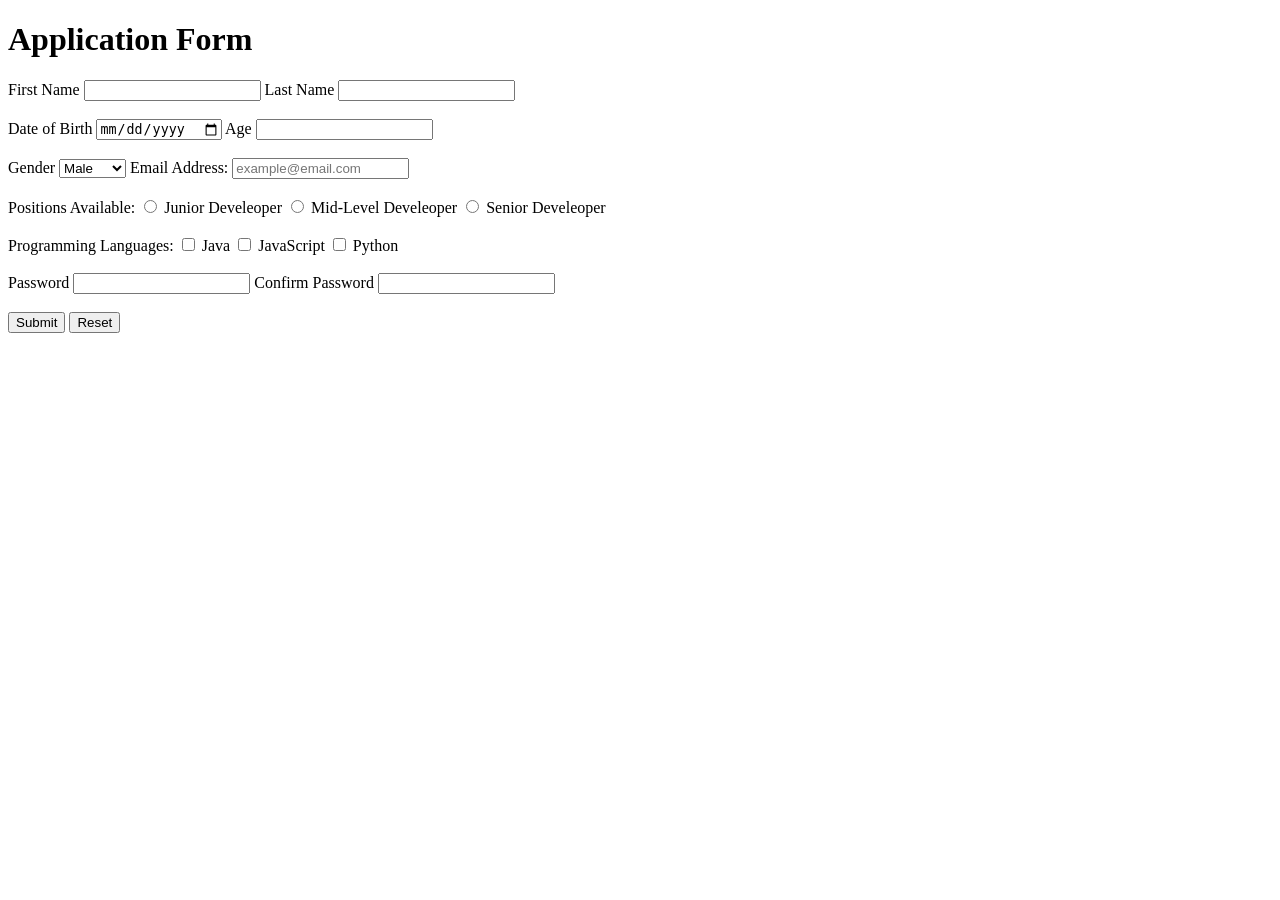
<file: mid-term/form/application-form.html>
<!DOCTYPE html>
<html lang="en">
<head>
    <meta charset="UTF-8">
    <meta name="viewport" content="width=device-width, initial-scale=1.0">
    <title>Document</title>
</head>
<body>
    <header><h1>Application Form</h1></header>

    <form>
        <label for="fName">First Name</label>
        <input type="text" id="fName">

        <label for="lName">Last Name</label>
        <input type="text" id="lName"> <br><br>

        <label for="dob">Date of Birth</label>
        <input type="date" id="dob">

        <label for="age">Age</label>
        <input type="number" id="age"> <br><br>

        <label for="gender">Gender</label>
        <select id="gender">
            <option value="male">Male</option>
            <option value="female">Female</option>
            <option value="other">Other</option>
        </select>
        <label for="email">Email Address: </label>
        <input type="email" placeholder="example@email.com"> <br> <br>

        <label for="positions">Positions Available: </label>
        <input type="radio" name="selected_pos" id="juniorDev" value="Junior Developer">
        <label for="juniorDev">Junior Develeoper</label>
        <input type="radio" name="selected_pos" id="midDev" value="Mid-Level Developer">
        <label for="midDev">Mid-Level Develeoper</label>
        <input type="radio" name="selected_pos" id="seniorDev" value="Senior Developer">
        <label for="juniorDeveloper">Senior Develeoper</label> <br><br>

        <label for="pl">Programming Languages: </label>
        <input type="checkbox" value="java" id="java">
        <label for="java">Java</label>
        <input type="checkbox" value="javascript" id="javascript">
        <label for="javascript">JavaScript</label>
        <input type="checkbox" value="pyton" id="python">
        <label for="python">Python</label> <br><br>

        <label for="password">Password</label>
        <input type="password">

        <label for="confirmPassword">Confirm Password</label>
        <input type="password"> <br><br>

        <button type="submit">Submit</button>
        <button type="reset">Reset</button>
    


    </form>
    
</body>
</html>
</file>
<file: mid-term/assignment-04-simple/style.css>
/* Element selector */
body {
  background-color: #eef2f7;   /* Background color */
  color: #333333;              /* Text color */
  font-family: Arial, sans-serif; /* Font family */
  font-size: 16px;             /* Font size */
  margin: 0;
  display: flex;
  justify-content: center;
}

h1,
h2,
p,
ul {
  margin: 0 0 15px 0;
}

/* Class selector */
.profile-card {
  box-sizing: border-box;
  width: 400px;                 /* Width */
  min-height: 400px;            /* Height */
  margin: 50px auto;            /* Margin */
  padding: 30px;                /* Padding */
  background-color: #ffffff;
  text-align: center;           /* Text alignment */
  border: 2px solid #cccccc;    /* Border */
  border-radius: 5px;          /* Border radius */
}

.skills-section ul {
  list-style: none;
  padding: 0;
}

.skill {
  background-color: #e0ffff;
  margin: 8px 0;
  padding: 8px;
  border-radius: 5px;
}

/* ID selector */
#contact-btn {
  background-color: #4a90e2;
  color: #ffffff;
  padding: 10px 20px;
  border: none;
  border-radius: 10px;
  cursor: pointer;
  font-size: 1rem;
  transition: 0.3s ease;        /* Smooth transition */
}

#contact-btn:hover {
  background-color: #2c5fa8;    /* Hover effect */
  transform: translateY(-4px) translateX(-3px);
}
</file>
<file: mid-term/assignment-04/style.css>
/* ---------- ELEMENT SELECTORS ---------- */

* {
  box-sizing: border-box;
}

body {
  background-color: #f4f6fb;      /* Background color */
  color: #24293b;                 /* Text color */
  font-family: "Segoe UI", "Helvetica Neue", Arial, sans-serif; /* Font family */
  font-size: 16px;                /* Font size */
  margin: 0;
  padding: 0;
  line-height: 1.6;
}

h1 {
  font-size: 2.6rem;
  margin: 0 0 8px 0;
}

h2 {
  font-size: 1.6rem;
  color: #10203f;
  margin-bottom: 18px;
  position: relative;
  padding-bottom: 10px;
}

h2::after {
  content: "";
  display: block;
  width: 60px;
  height: 4px;
  background-color: #f5a524;
  border-radius: 4px;
  margin-top: 10px;
}

h3 {
  margin: 0 0 8px 0;
  color: #10203f;
}

p {
  line-height: 1.6;
}

a {
  color: #f5a524;
  text-decoration: none;
}

a:hover {
  text-decoration: underline;
}

table {
  border-collapse: collapse;
  width: 100%;
}

th,
td {
  padding: 10px;
  text-align: left;
}

th {
  background-color: #10203f;
  color: #ffffff;
}

tr:nth-child(even) {
  background-color: #f4f6fb;
}

img {
  width: 150px;                   /* Width */
  height: 150px;                  /* Height */
  border: 4px solid #ffffff;      /* Border */
  border-radius: 50%;             /* Border radius (circular photo) */
  box-shadow: 0 6px 18px rgba(0, 0, 0, 0.35);
}

ul {
  padding-left: 20px;
}

button {
  background-color: #f5a524;
  color: #10203f;
  font-family: inherit;
  font-size: 1rem;
  text-align: center;
  padding: 12px 28px;
  margin: 10px 10px 10px 0;
  border: 2px solid #f5a524;
  border-radius: 30px;
  cursor: pointer;
  font-weight: bold;
  letter-spacing: 0.3px;
  transition: 0.3s ease;          /* Smooth hover transition */
}

button:hover {
  background-color: #10203f;      /* Hover effect */
  color: #ffffff;
  border-color: #ffffff;
  transform: translateY(-3px);
  box-shadow: 0 10px 20px rgba(0, 0, 0, 0.2);
}

/* ---------- LAYOUT / CLASS SELECTORS ---------- */

.container {
  width: 1100px;                  /* Width */
  max-width: 92%;
  margin: 0 auto;                 /* Margin */
  padding: 20px 0 60px 0;         /* Padding */
}

/* Sticky nav bar */
.site-nav {
  position: sticky;
  top: 0;
  z-index: 100;
  display: flex;
  justify-content: space-between;
  align-items: center;
  background-color: #10203f;
  padding: 16px 40px;
  border-bottom: 3px solid #f5a524;
}

.nav-brand {
  color: #ffffff;
  font-size: 1.3rem;
  font-weight: bold;
  letter-spacing: 1px;
}

.nav-links {
  list-style: none;
  display: flex;
  gap: 24px;
  margin: 0;
  padding: 0;
}

.nav-links a {
  color: #dbe2f5;
  font-size: 0.95rem;
  transition: 0.3s ease;
}

.nav-links a:hover {
  color: #f5a524;
  text-decoration: none;
}

/* Hero / header banner */
.hero {
  display: flex;
  justify-content: space-between;
  align-items: center;
  gap: 40px;
  background-color: #10203f;
  background: linear-gradient(135deg, #10203f 0%, #1a3c6e 60%, #24518f 100%);
  color: #ffffff;
  padding: 70px 60px;
  text-align: left;               /* Text alignment */
}

.hero .intro,
.hero .contact-line,
.hero-role {
  color: #dbe2f5;
}

.eyebrow {
  text-transform: uppercase;
  letter-spacing: 3px;
  color: #f5a524;
  font-size: 0.9rem;
  margin: 0 0 6px 0;
}

#name-heading {
  color: #ffffff;
}

.hero-actions {
  margin-top: 20px;
}

.btn-outline {
  display: inline-block;
  padding: 12px 28px;
  border: 2px solid #ffffff;
  border-radius: 30px;
  color: #ffffff;
  font-weight: bold;
  transition: 0.3s ease;
}

.btn-outline:hover {
  background-color: #ffffff;
  color: #10203f;
  text-decoration: none;
}

.hero-photo {
  flex-shrink: 0;
}

/* Section boxes */
.section-box {
  margin-bottom: 50px;
  padding: 30px;                  /* Padding */
  background-color: #ffffff;      /* Background color */
  border: 1px solid #e3e7f1;      /* Border */
  border-radius: 14px;            /* Border radius */
  box-shadow: 0 4px 14px rgba(16, 32, 63, 0.05);
}

.section-subtitle {
  color: #6b7280;
  margin-top: -10px;
}

/* About grid */
.about-grid {
  display: grid;
  grid-template-columns: 1fr 1fr;
  gap: 20px;
  margin-bottom: 24px;
}

.about-card {
  background-color: #f4f6fb;
  padding: 20px;
  border-radius: 10px;
  border-left: 4px solid #f5a524;
}

.skills-heading {
  margin-top: 10px;
}

.intro {
  font-size: 1.05rem;
  text-align: left;
  margin-bottom: 16px;
}

#skills-list {
  list-style-type: none;
  padding-left: 0;
  display: flex;
  flex-wrap: wrap;
  gap: 10px;
}

.skill-item {
  background-color: #eef2fb;
  color: #10203f;
  padding: 8px 16px;
  border-radius: 20px;
  font-size: 0.9rem;
  border: 1px solid #dbe2f5;
}

/* Technical skill cards */
.skills-grid {
  display: grid;
  grid-template-columns: repeat(auto-fit, minmax(260px, 1fr));
  gap: 18px;
}

.skill-card {
  background-color: #f9fafc;
  border: 1px solid #e3e7f1;
  border-radius: 10px;
  padding: 18px;
}

.tag-row {
  display: flex;
  flex-wrap: wrap;
  gap: 8px;
  margin-top: 10px;
}

.tag {
  background-color: #10203f;
  color: #ffffff;
  padding: 4px 12px;
  border-radius: 20px;
  font-size: 0.8rem;
}

/* Timeline (professional experience) */
.timeline {
  border-left: 3px solid #f5a524;
  padding-left: 30px;
}

.timeline-item {
  position: relative;
  margin-bottom: 34px;
}

.timeline-dot {
  position: absolute;
  left: -38px;
  top: 4px;
  width: 14px;
  height: 14px;
  background-color: #f5a524;
  border: 3px solid #ffffff;
  border-radius: 50%;
  box-shadow: 0 0 0 3px #10203f;
}

.timeline-role {
  color: #6b7280;
  margin-top: -4px;
}

/* Projects showcase grid */
.projects-grid {
  display: grid;
  grid-template-columns: repeat(auto-fit, minmax(280px, 1fr));
  gap: 24px;
}

.projects-grid-small {
  grid-template-columns: repeat(auto-fit, minmax(240px, 1fr));
}

.project-card {
  background-color: #ffffff;
  border: 1px solid #e3e7f1;
  border-radius: 12px;
  overflow: hidden;
  transition: 0.3s ease;
}

.project-card:hover {
  transform: translateY(-8px);
  box-shadow: 0 14px 30px rgba(16, 32, 63, 0.15);
  border-color: #f5a524;
}

.project-card-top {
  background: linear-gradient(135deg, #1a3c6e 0%, #10203f 100%);
  color: #ffffff;
  font-weight: bold;
  padding: 24px 20px;
  font-size: 1.1rem;
}

.project-card-body {
  padding: 20px;
}

.project-meta {
  font-size: 0.85rem;
  color: #6b7280;
  margin: 6px 0 0 0;
}

/* Check-mark style lists */
.check-list {
  list-style: none;
  padding-left: 0;
}

.check-list li {
  padding: 8px 0 8px 30px;
  position: relative;
  border-bottom: 1px solid #f0f2f7;
}

.check-list li::before {
  content: "\2713";
  position: absolute;
  left: 0;
  color: #f5a524;
  font-weight: bold;
}

/* More info grid */
.info-grid {
  display: grid;
  grid-template-columns: 1fr 1fr;
  gap: 20px;
}

.info-card {
  background-color: #f9fafc;
  border: 1px solid #e3e7f1;
  border-radius: 10px;
  padding: 20px;
}

.info-card-wide {
  grid-column: 1 / -1;
}

/* Footer */
.site-footer {
  background-color: #10203f;
  color: #dbe2f5;
  text-align: center;
  padding: 24px;
}

/* ---------- RESPONSIVE ---------- */

@media (max-width: 800px) {
  .hero {
    flex-direction: column;
    text-align: center;
    padding: 50px 24px;
  }

  .hero .intro {
    text-align: center;
  }

  .site-nav {
    flex-direction: column;
    gap: 12px;
    padding: 16px;
  }

  .nav-links {
    flex-wrap: wrap;
    justify-content: center;
    gap: 14px;
  }

  .about-grid,
  .info-grid {
    grid-template-columns: 1fr;
  }
}
</file>
